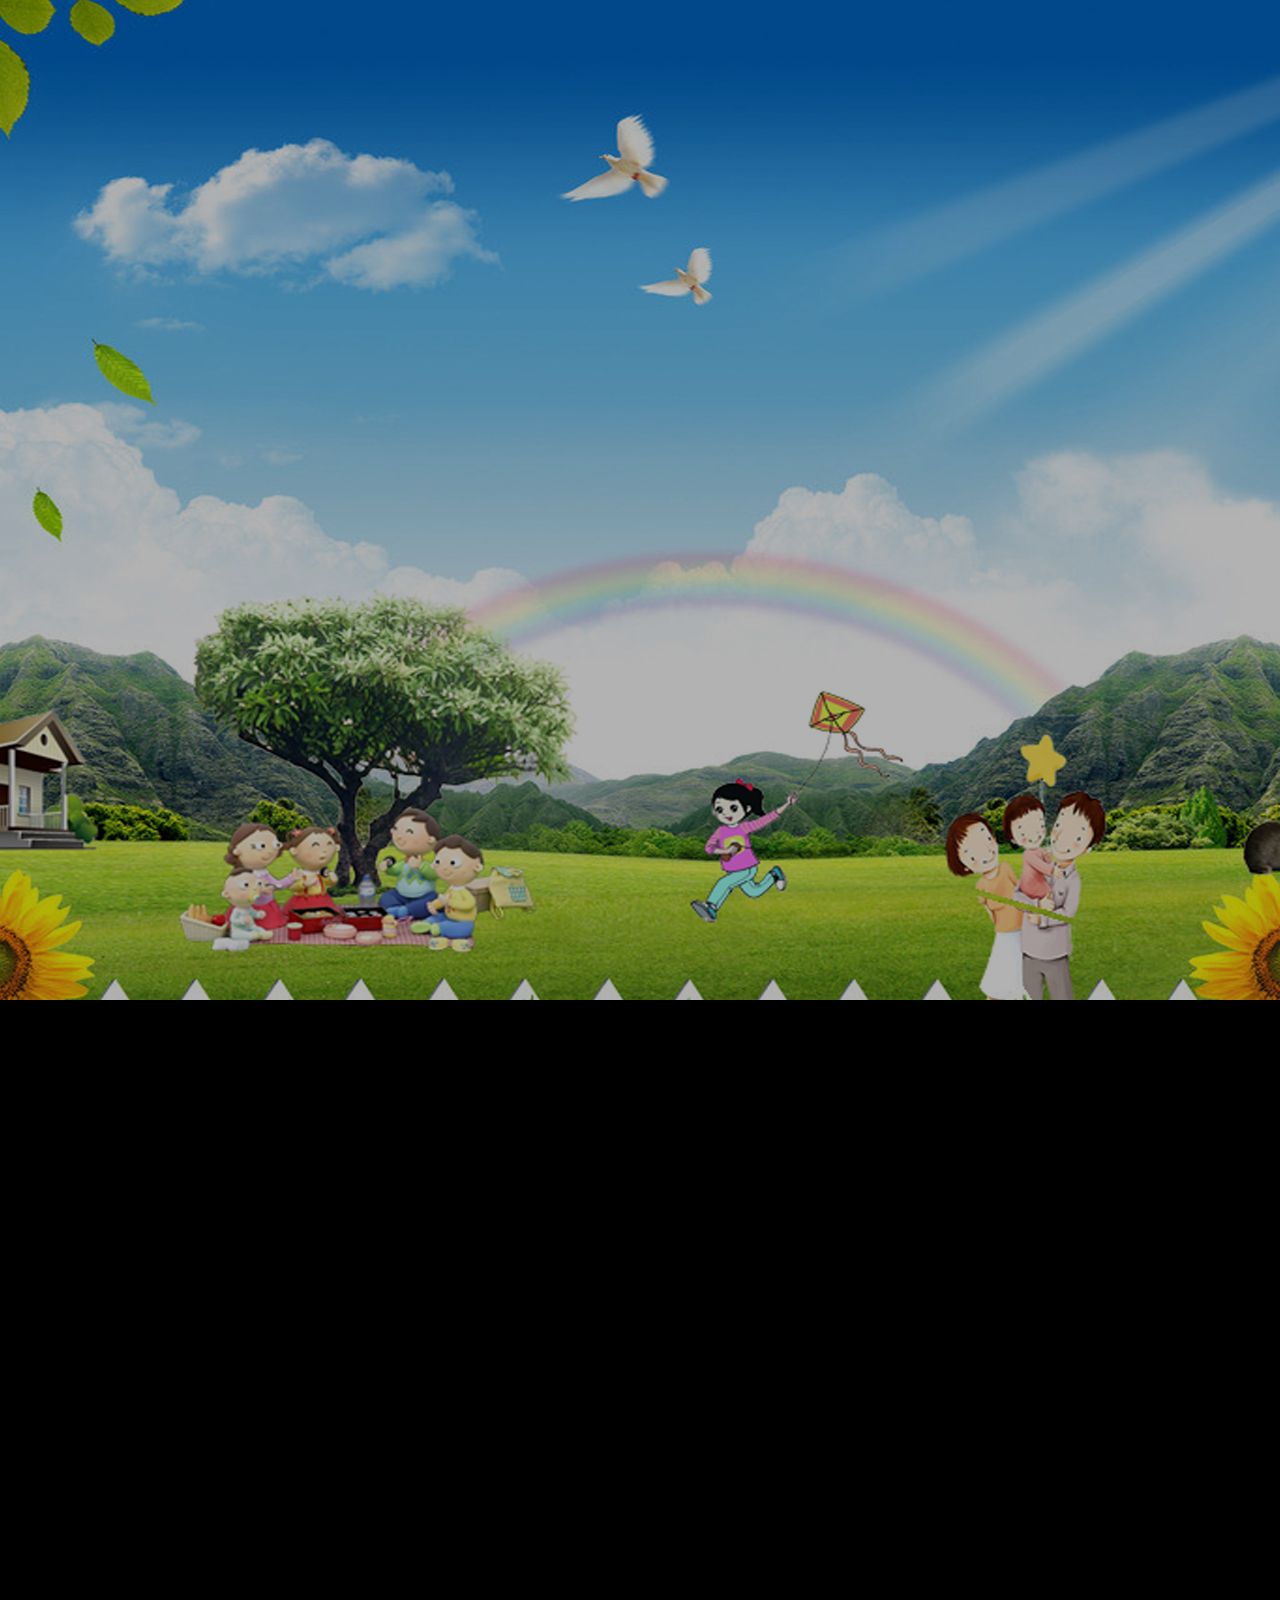
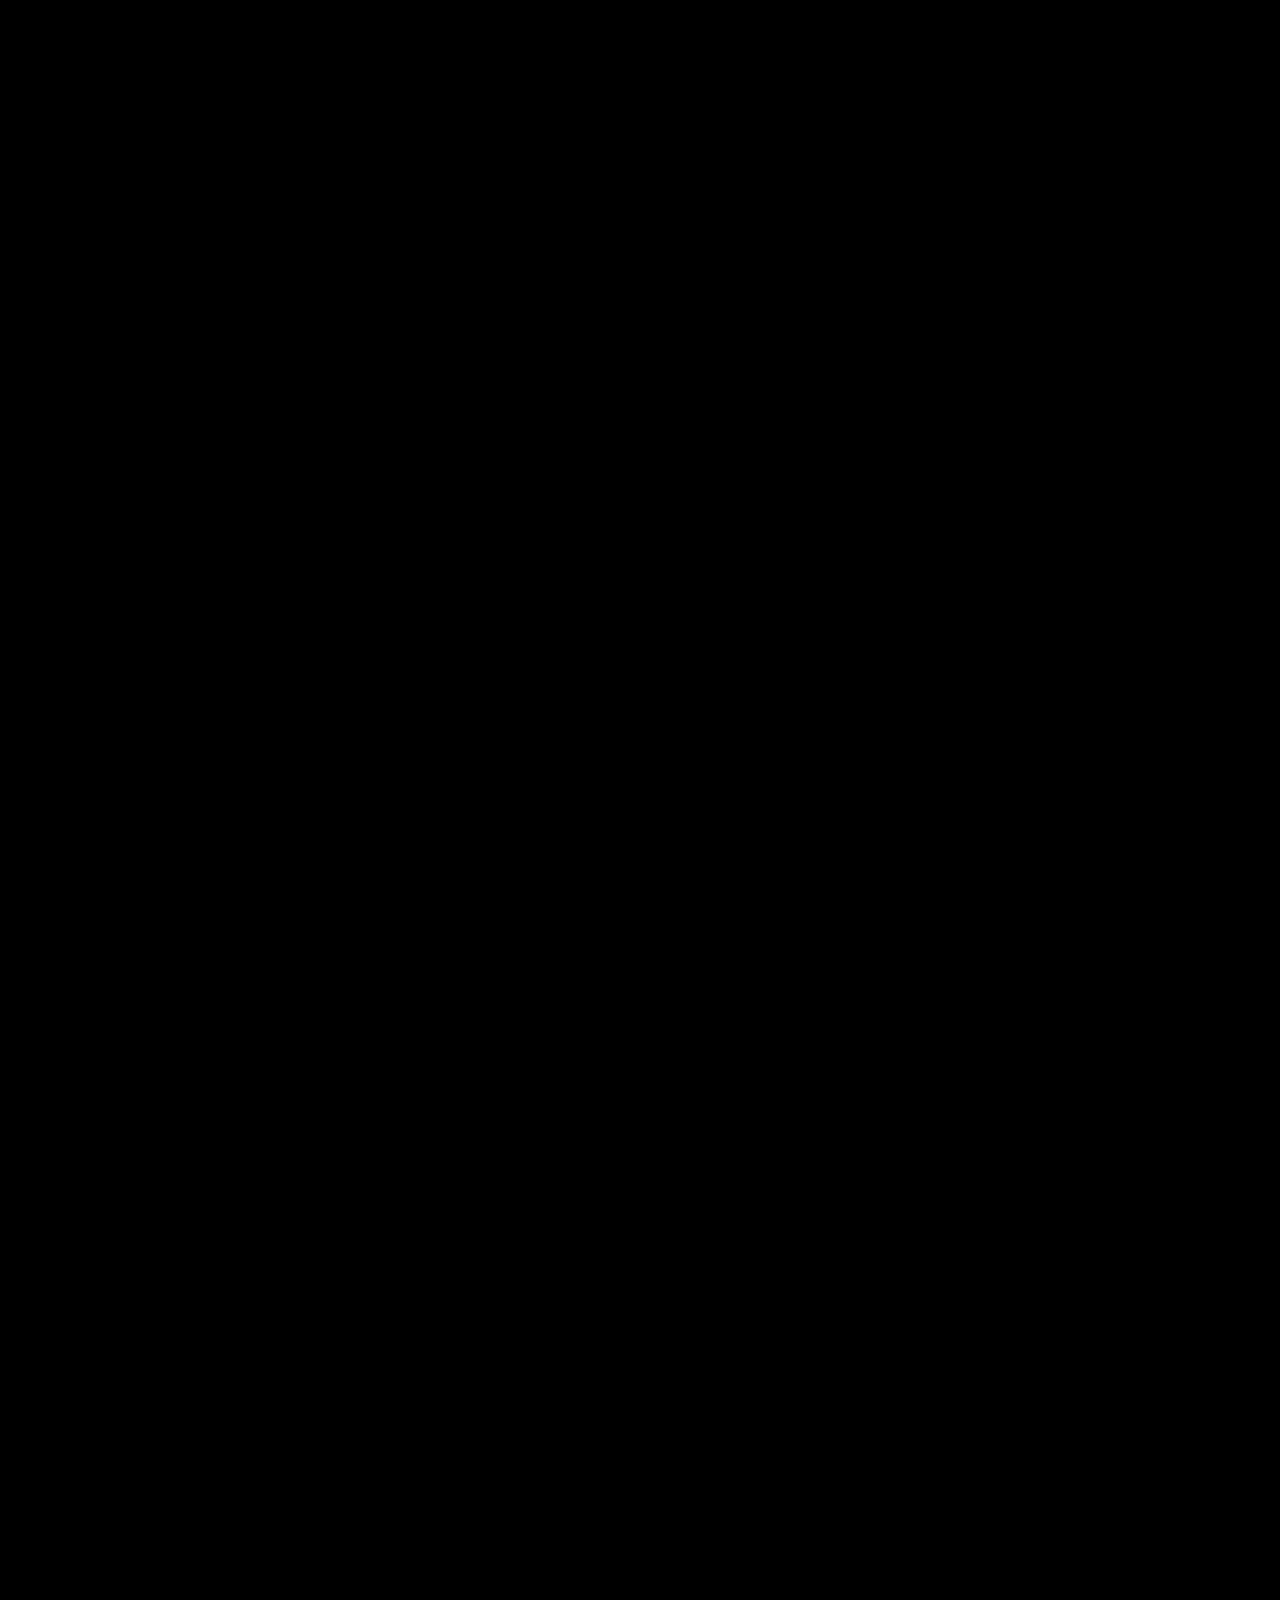
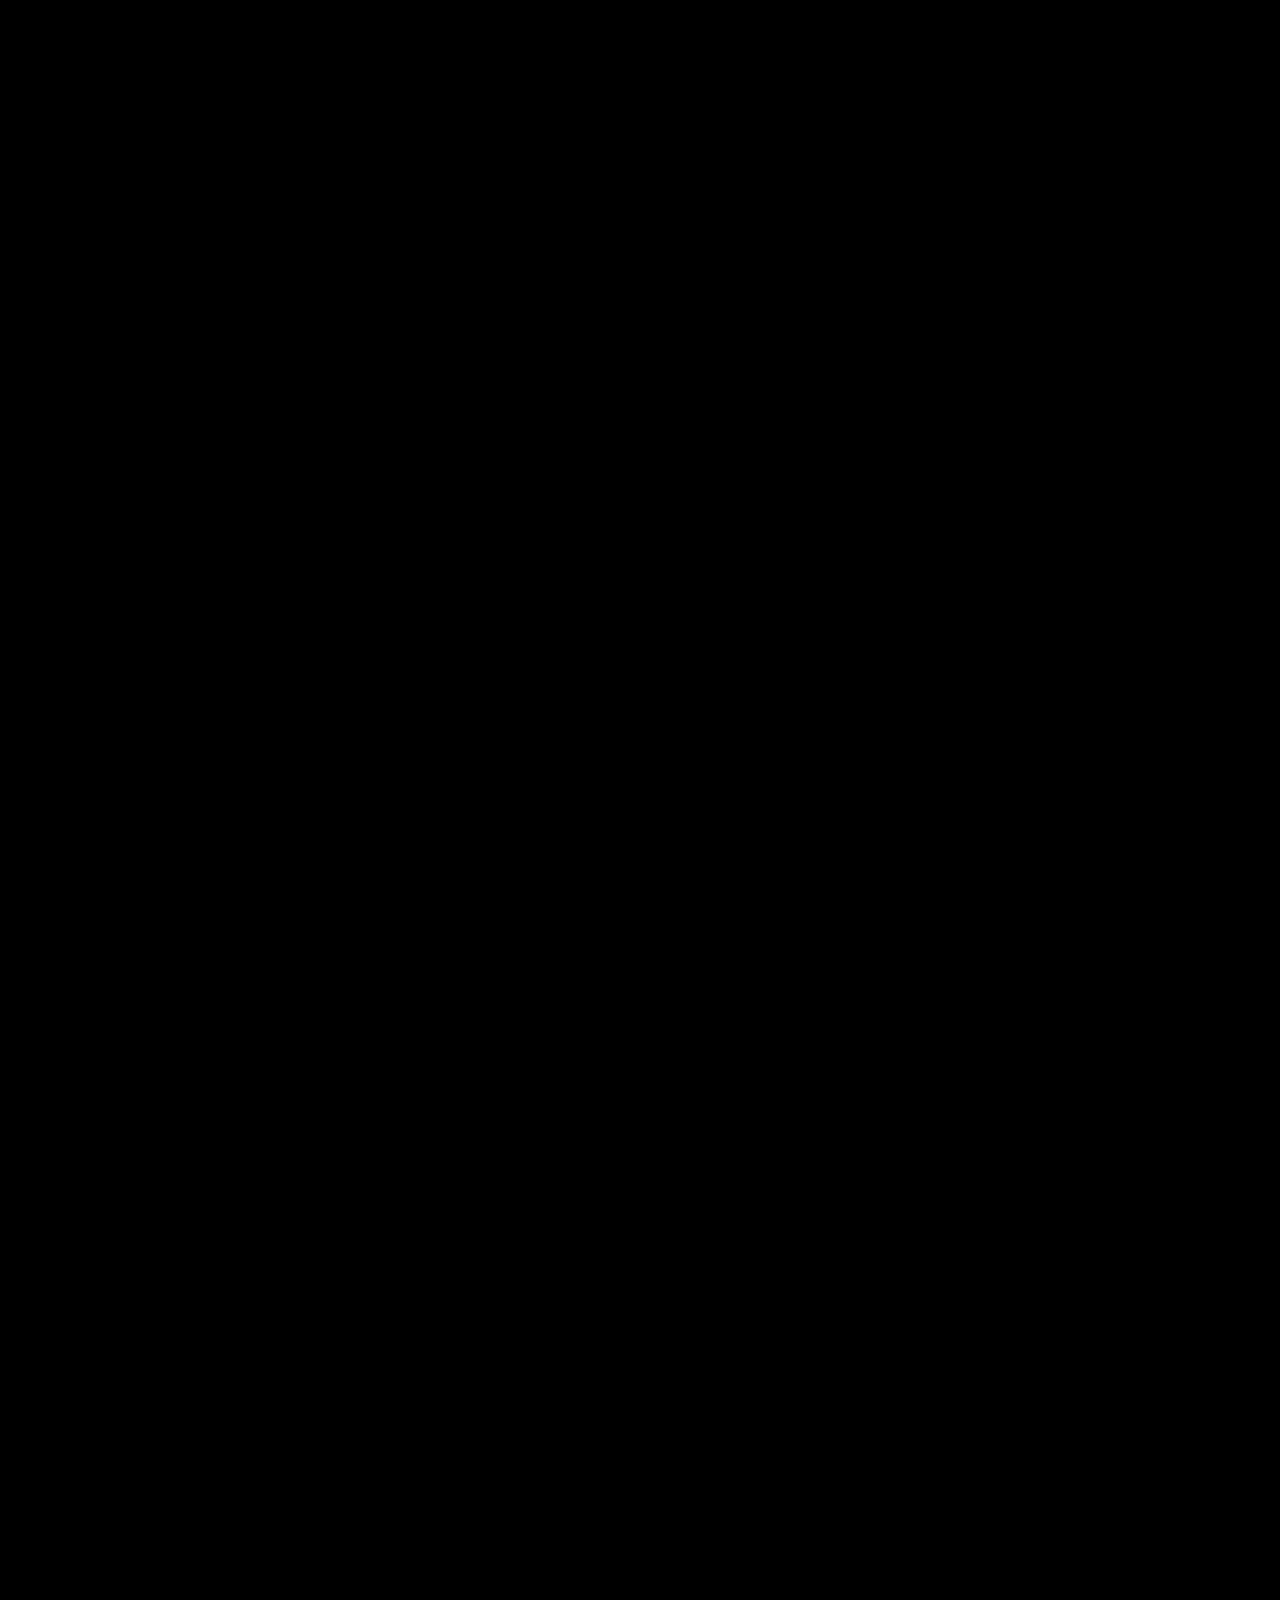
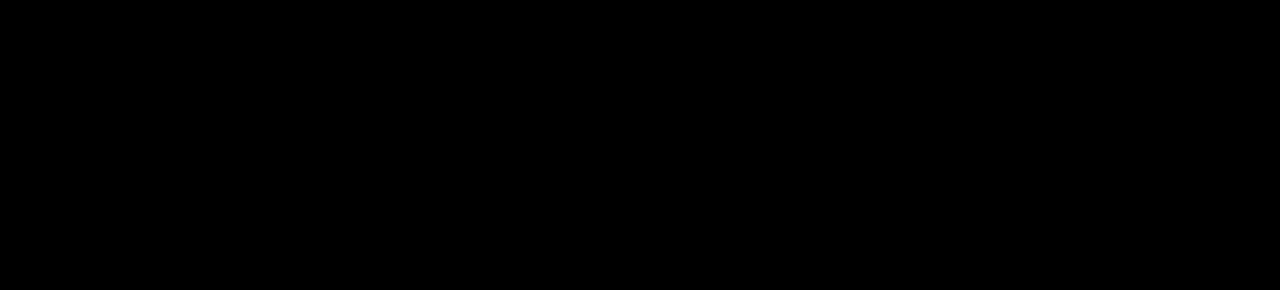
<file: page/Spring.html>
<!DOCTYPE html>
<html lang="en">
<head>
	<meta charset="UTF-8">
	<title>Spring Page</title>
	<link rel="stylesheet" type="text/css" href="../css/page.css">
	<link rel="stylesheet" type="text/css" href="../css/flash.css">
	<link rel="stylesheet" type="text/css" href="../css/spring.css">
	<link rel="stylesheet" type="text/css" href="../css/animate/animate.min.css">
	<script type="text/javascript" src="../js/wow/dist/wow.min.js"></script>
</head>
<body>
	<div class="pic pic1 wow slideInUp">
		<div class="mask getFlash"></div>
		<div class="flash remove">
			<object data="../flash/Spring.swf" type="application/x-shockwave-flash" height="400px" width="550px"></object>
		</div>
	</div>
	<div class="pic pic2 wow slideInUp">
		<div class="mask"></div>
		<div class="wow slideInLeft picFrame">
			<h2>杜鹃花</h2>
			<span>
				拉丁学名：Rhododendron simsii & R.spp.（rhododendrons - subgenus Pentanthera、rhododendrons - subgenus Titsushi ).
				中文名：映山红、山石榴、山踯躅、红踯躅、金达莱 、山鹃、红杜鹃、艳山红、艳山花、清明花、格桑花（藏语）、金达莱（朝鲜语）、山石榴等。
				科：杜鹃花科
				花期：一般露地栽培在3～5月开花，高海拔地区则晚至7～8月开花。北方在温室栽培，1～2月即可开花。
				生长条件：杜鹃花属种类多，习性差异大，但多数种产于高海拔地区，喜凉爽、湿润气候，恶酷热干燥。
				主要品种：黄杯杜鹃、白雪杜鹃、团花杜鹃、宽钟杜鹃等各色杜鹃花。
				药用价值：杜鹃花可药用，有些亦可食用。杜娟花性甘微苦、平、清香，在医学上有一定的药用价值，去风湿，调经和血，安神去燥，民间常用此花和猪蹄同煲，可治女性带赤下。长期饮用有美白和祛斑之功效。
				杜鹃花是中国十大名花之一。
			</span>
		</div>
	</div>
	<div class="pic pic3 wow slideInUp">
		<div class="mask"></div>
		<div class="wow slideInRight picFrame">
			<h2>海棠花</h2>
			<span>
				拉丁学名：Malus spectabilis （Ait.）Borkh
				中文名：海棠花
				科：蔷薇科
				花期：4—5月
				生长条件：喜光，耐寒。
				主要品种：西府海棠、垂丝海棠、海棠果、山荆子、贴梗海棠、木瓜海棠等。
				药用价值：海棠含有糖类、多种维生素及有机酸，可帮助补充人体的细胞内液。海棠果中维生素、有机酸含量较为丰富，能帮助胃肠对饮食物进行消化。
				且能够治疗泄泻下痢，大便搪薄等病症。
				海棠花素有“国艳”之誉，是中国的特有植物。
			</span>
		</div>
	</div>
	<div class="pic pic4 wow slideInUp">
		<div class="mask"></div>
		<div class="wow rotateIn picFrame">
			<h2>牡丹花</h2>
			<span>
				拉丁学名：Paeonia suffruticosa
				中文名：牡丹花
				科：芍药科
				花期：4—5月
				生长条件：耐寒、耐旱、耐碱，生长旺盛，病虫害少，可在寒冷、 干旱的广大西北地区种植。
				主要品种：全国各地不同花色（如：红、紫、紫红、粉、白、蓝、绿、黄、黑和复色等）、不同花型（如：单瓣型、荷花型、皇冠型、楼子型、绣球型等）
				药用价值：牡丹干燥根皮，清热凉血，活血化瘀。牡丹的花，活血调经。
				牡丹素有“国色天香”、“富贵之花”、“花中之王”的美称。
			</span>
		</div>
	</div>
	<div class="pic pic5 wow slideInUp">
		<div class="mask"></div>
		<div class="wow zoomIn picFrame">
			<h2>迎春花</h2>
			<span>
				拉丁学名：Jasminum nudiflorum
				中文名：迎春、黄素馨、金腰带
				科：木犀科
				花期：2—4月
				生长条件：喜光，稍耐阴，略耐寒，怕涝。
				主要品种：红素馨、素馨花、探春花、黄素馨、素方花等。
				药用价值：迎春花可入药，主治发热头痛、小便热痛，解热发汗、利尿；其叶可活血解毒、消肿止痛，主治肿毒恶疮、跌打损伤、创伤出血等。
				迎春花与梅花、水仙和山茶花统称为“雪中四友”，是我国常见的花卉之一。
			</span>
		</div>
	</div>
	<div class="footer">
		<a href="../index.html" class="wow slideInLeft">Index</a>
		<a href="./Summer.html" class="wow slideInRight">Next</a>
	</div>

	<script src="../js/page.js"></script>
</body>
</html>
</file>
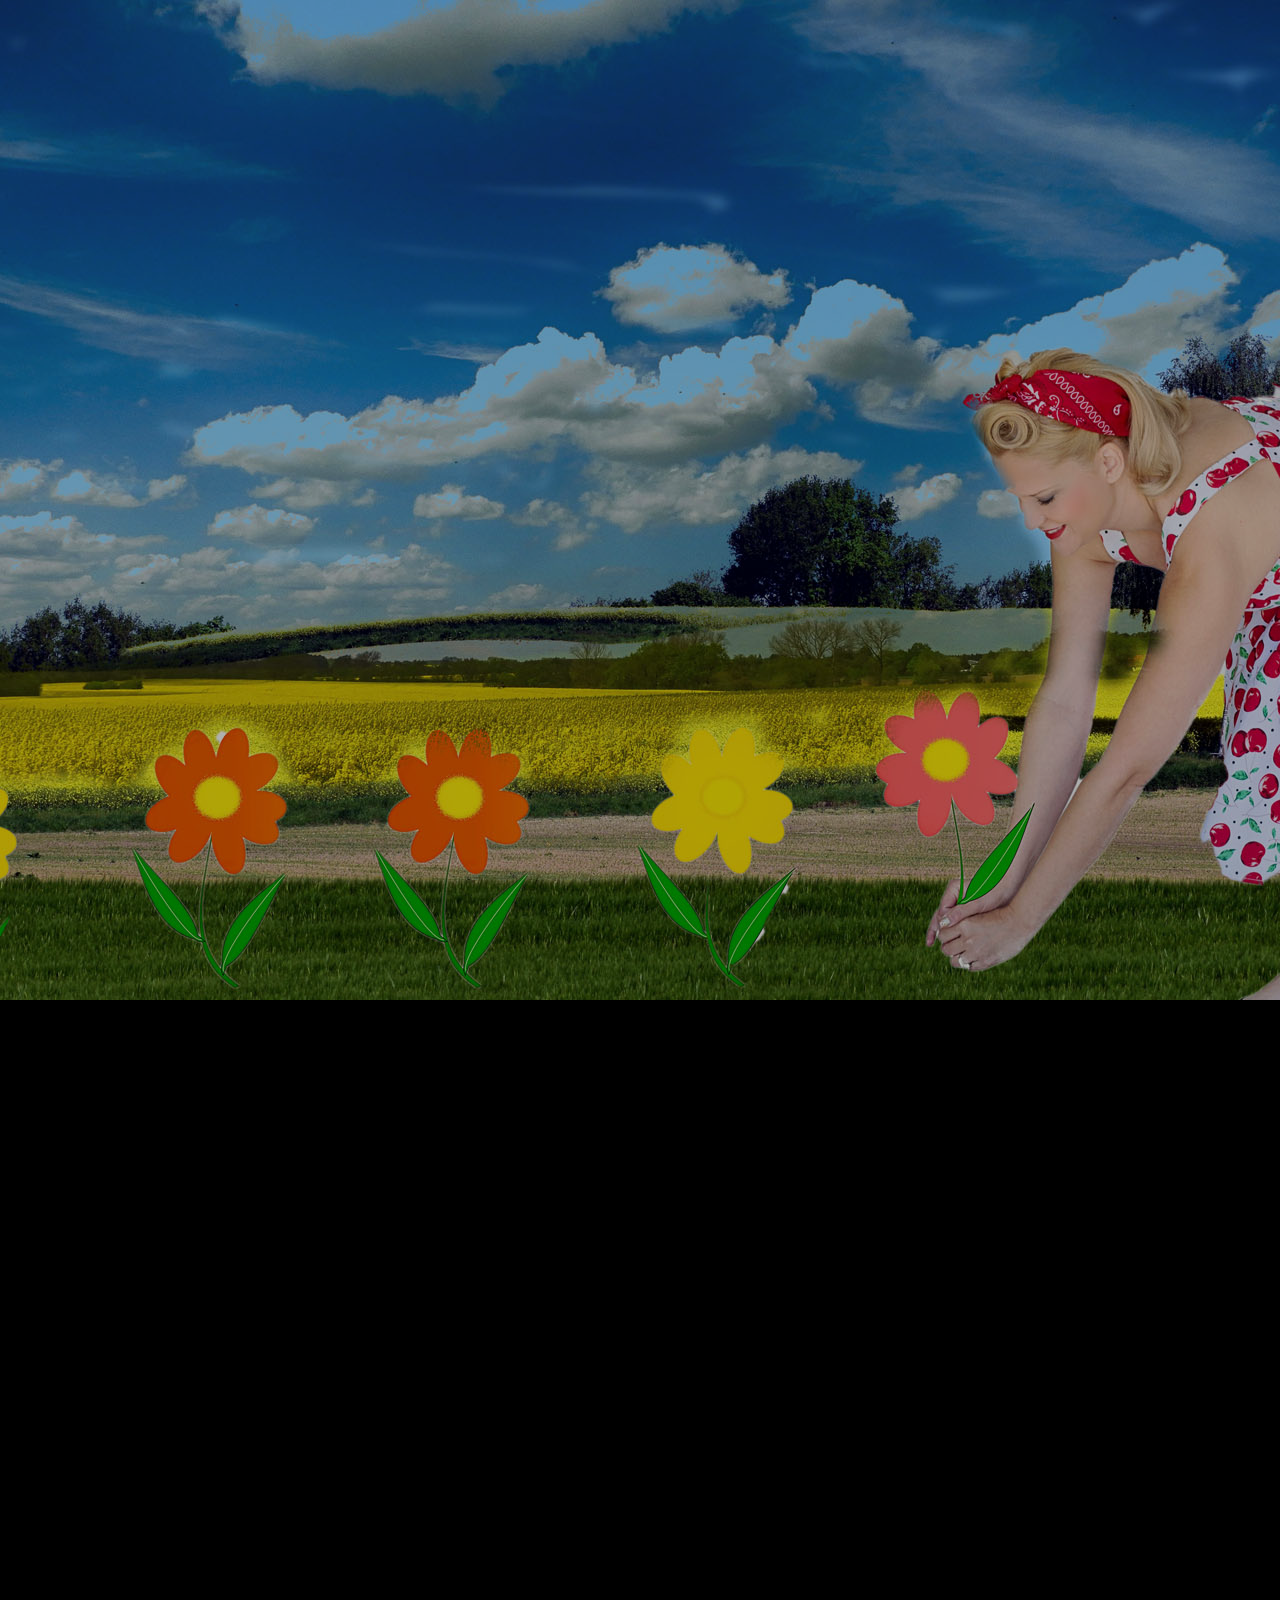
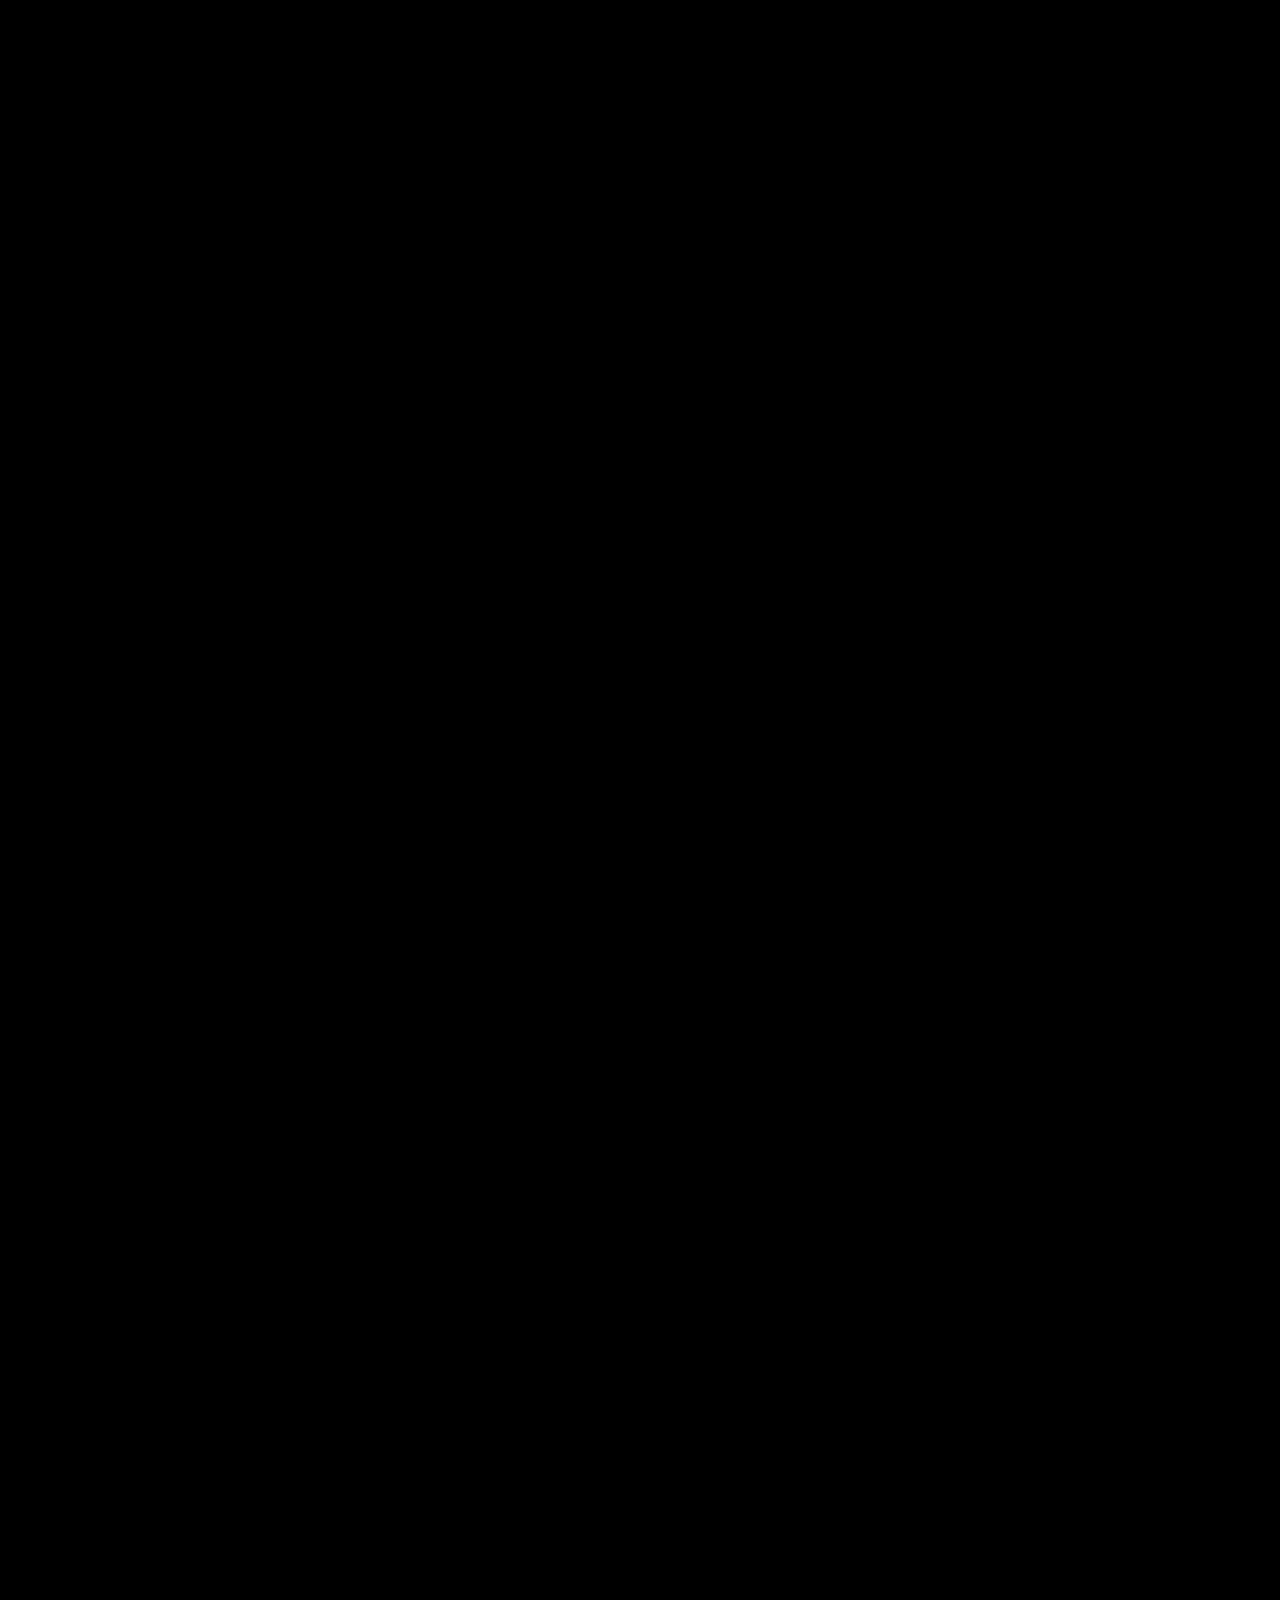
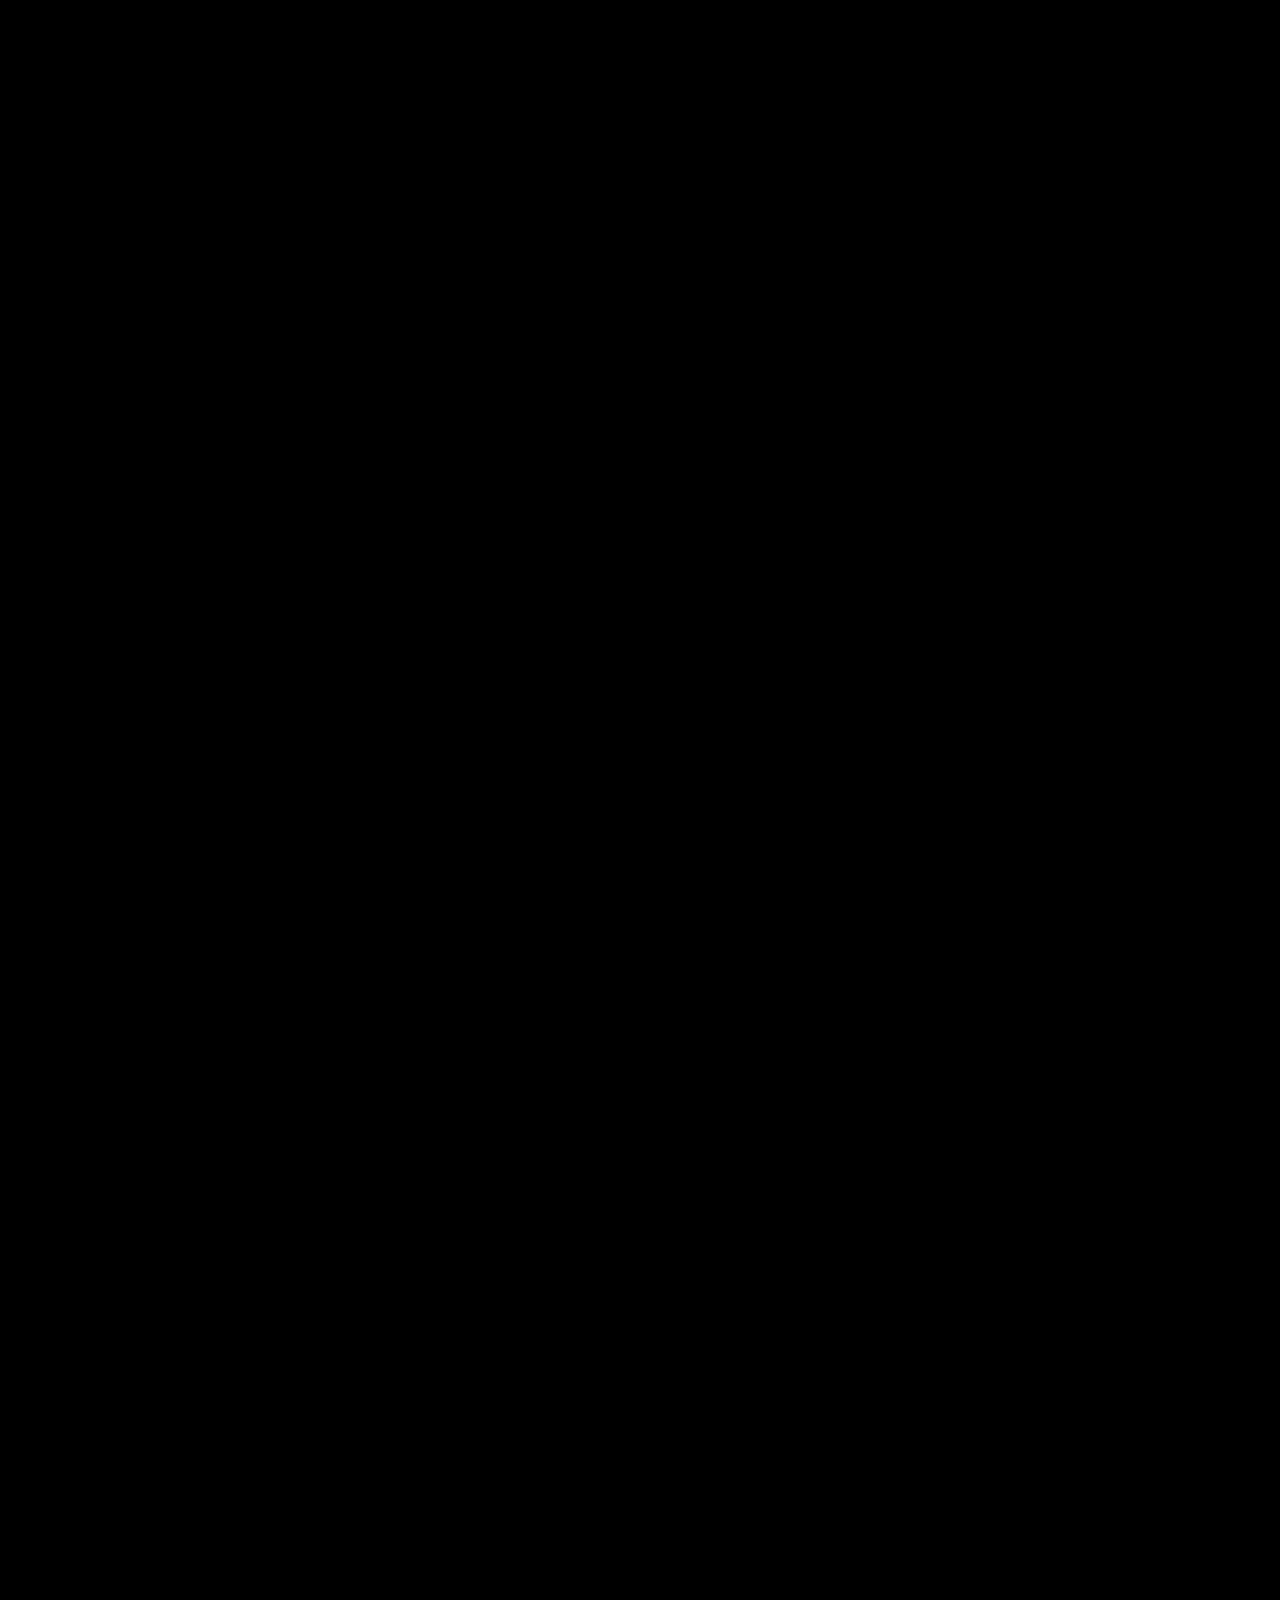
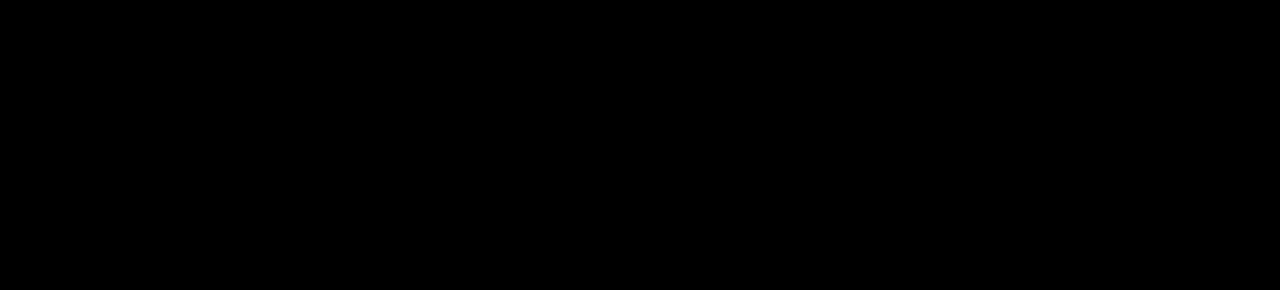
<file: page/Summer.html>
<!DOCTYPE html>
<html lang="en">
<head>
	<meta charset="UTF-8">
	<title>Summer Page</title>
	<link rel="stylesheet" type="text/css" href="../css/page.css">
	<link rel="stylesheet" type="text/css" href="../css/flash.css">
	<link rel="stylesheet" type="text/css" href="../css/summer.css">
	<link rel="stylesheet" type="text/css" href="../css/animate/animate.min.css">
	<script type="text/javascript" src="../js/wow/dist/wow.min.js"></script>
</head>
<body>
	<div class="pic pic1 wow slideInUp">
		<div class="mask getFlash"></div>
		<div class="flash remove">
			<object data="../flash/Summer.swf" type="application/x-shockwave-flash" height="400px" width="550px"></object>
		</div>
	</div>
	<div class="pic pic2 wow slideInUp">
		<div class="mask"></div>
		<div class="wow slideInLeft picFrame">
			<h2>圣母百合</h2>
			<span>
				中文学名：圣母百合
				别称：白百合、玛丹娜百合
				科：百合科 Liliaceae
				生日花：七月二日生日花圣母百合
				白百合花语：
				（1）白百合高高攀于花茎之上的花朵、纯白的颜色、柔美的花冠，让人联想到美丽纯洁的少女，所以，常用白百合来象征神圣纯洁的食物。
				（2）白百合的花语是纯洁、庄严、心心相印，白百合象征着百年好合、持久的爱。
				（3）童贞，纯洁，威严，和你在一起如同天堂
			</span>
		</div>
	</div>
	<div class="pic pic3 wow slideInUp">
		<div class="mask"></div>
		<div class="wow slideInRight picFrame">
			<h2>玫瑰</h2>
			<span>
				学名：Rosa rugosa
				别称：徘徊花、刺玫花
				属：蔷薇属
				花语：纯洁的爱、美丽的爱情、美好常在
				红玫瑰：热恋、热情、热爱着你
				粉玫瑰：初恋、求爱、爱心与特别的关怀
				黄玫瑰：高贵、美丽或道歉
				橙玫瑰：富有青春气息、初恋的心情
				白玫瑰：天真、纯洁、我足以与你相配
			</span>
		</div>
	</div>
	<div class="pic pic4 wow slideInUp">
		<div class="mask"></div>
		<div class="wow rotateIn picFrame">
			<h2>郁金香</h2>
			<span>
				中文学名：郁金香
				别称:洋荷花、草麝香、郁香
				属:郁金香属
				花色：红、粉、白、黄
				花语
				1. （红色）郁金香：爱的告白
				2. （黄色）郁金香：无望之恋
				3. （白色）郁金香：逝去的爱情
				4. （粉色）郁金香：美人、热爱、爱惜、友谊、幸福
			</span>
		</div>
	</div>
	<div class="pic pic5 wow slideInUp">
		<div class="mask"></div>
		<div class="wow zoomIn picFrame">
			<h2>紫罗兰</h2>
			<span>
				别称：四桃克、草桂花、草紫罗兰、富贵花、紫罗栏、紫罗蓝
				科：十字花科
				花色：白、红、粉、黄
				花期：12~4月份（盆花），2~4月份（切花）
				花语：永恒的美；质朴，美德，盛夏的清凉。
				1、紫罗兰(蓝色) - 警戒，忠诚，我将永远忠诚
				2、紫罗兰(白色) - 让我们抓住幸福的机会吧
				3、紫罗兰（紫色）-在梦境中爱上你，对我而言你永远那么美
			</span>
		</div>
	</div>
	<div class="footer">
		<a href="./Spring.html" class="wow slideInLeft">Back</a>
		<a href="./Fall.html" class="wow slideInRight">Next</a>
	</div>

	<script src="../js/page.js"></script>
</body>
</html>
</file>
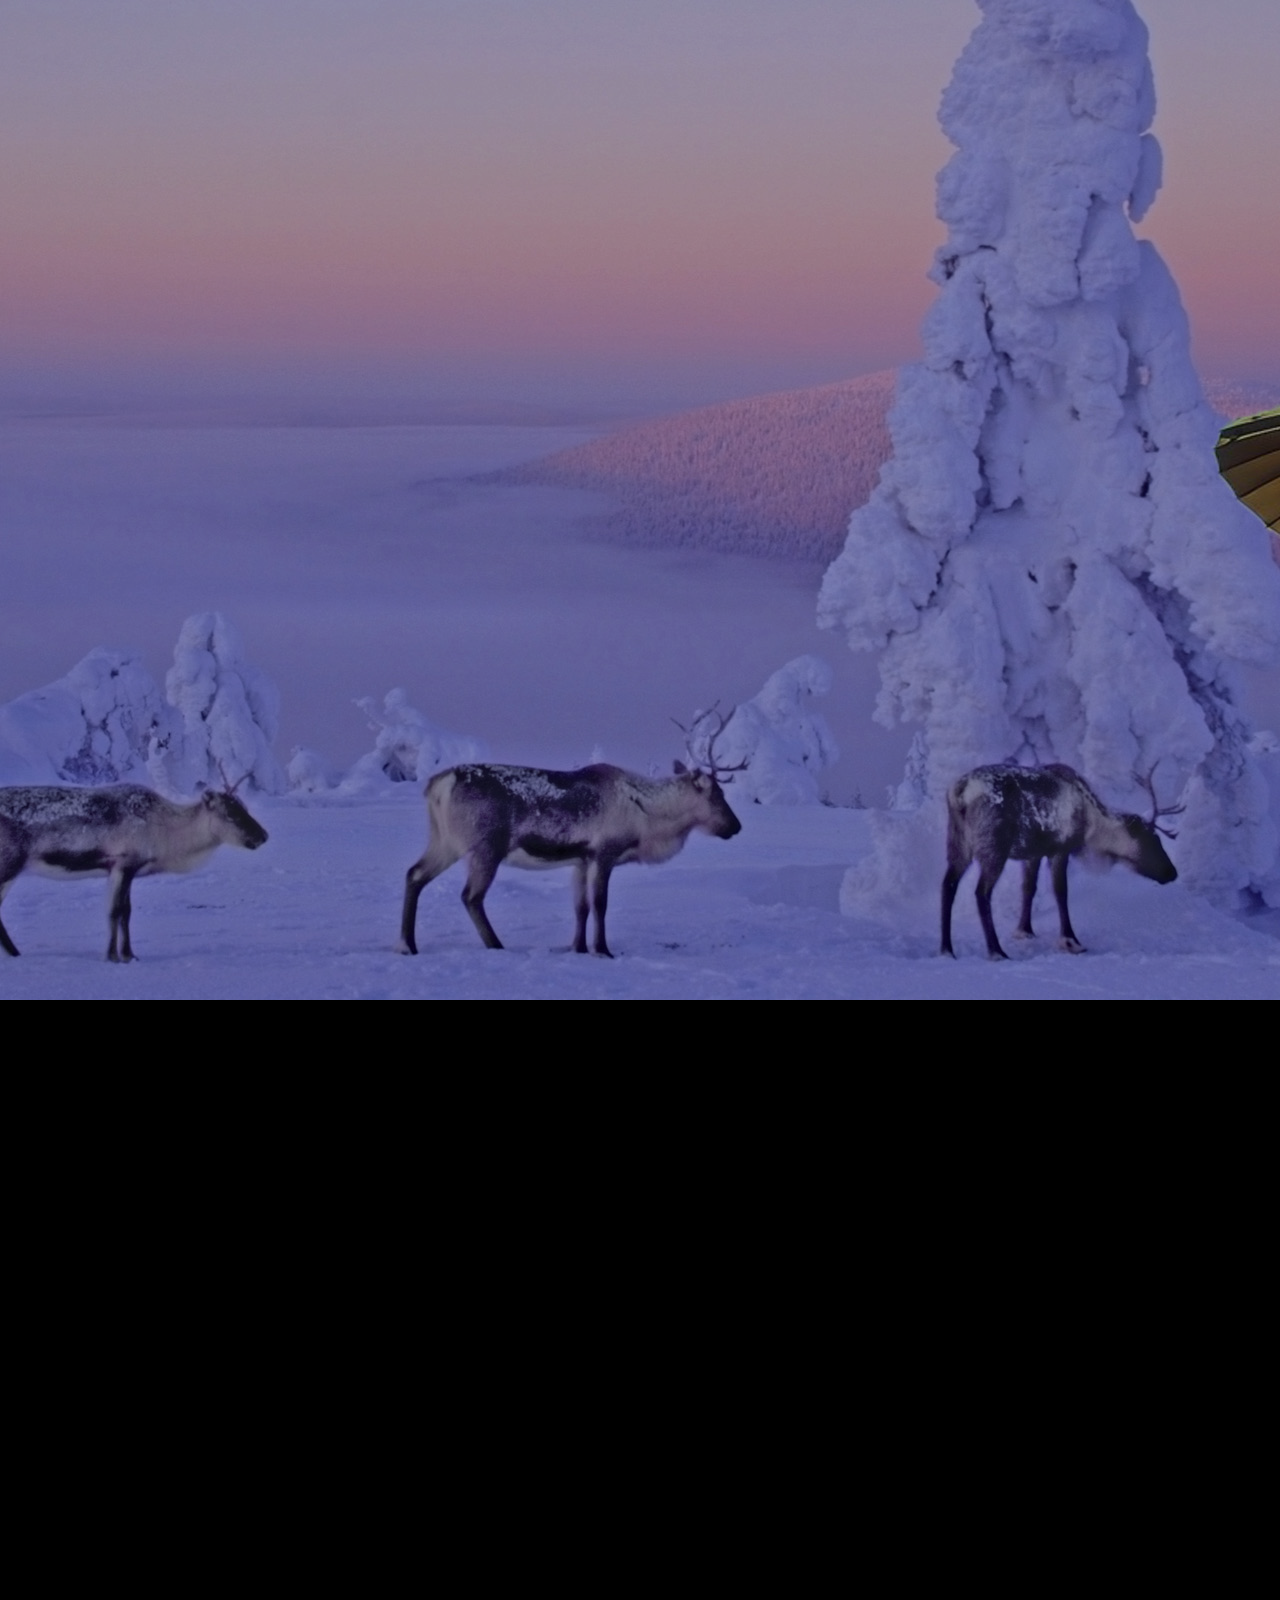
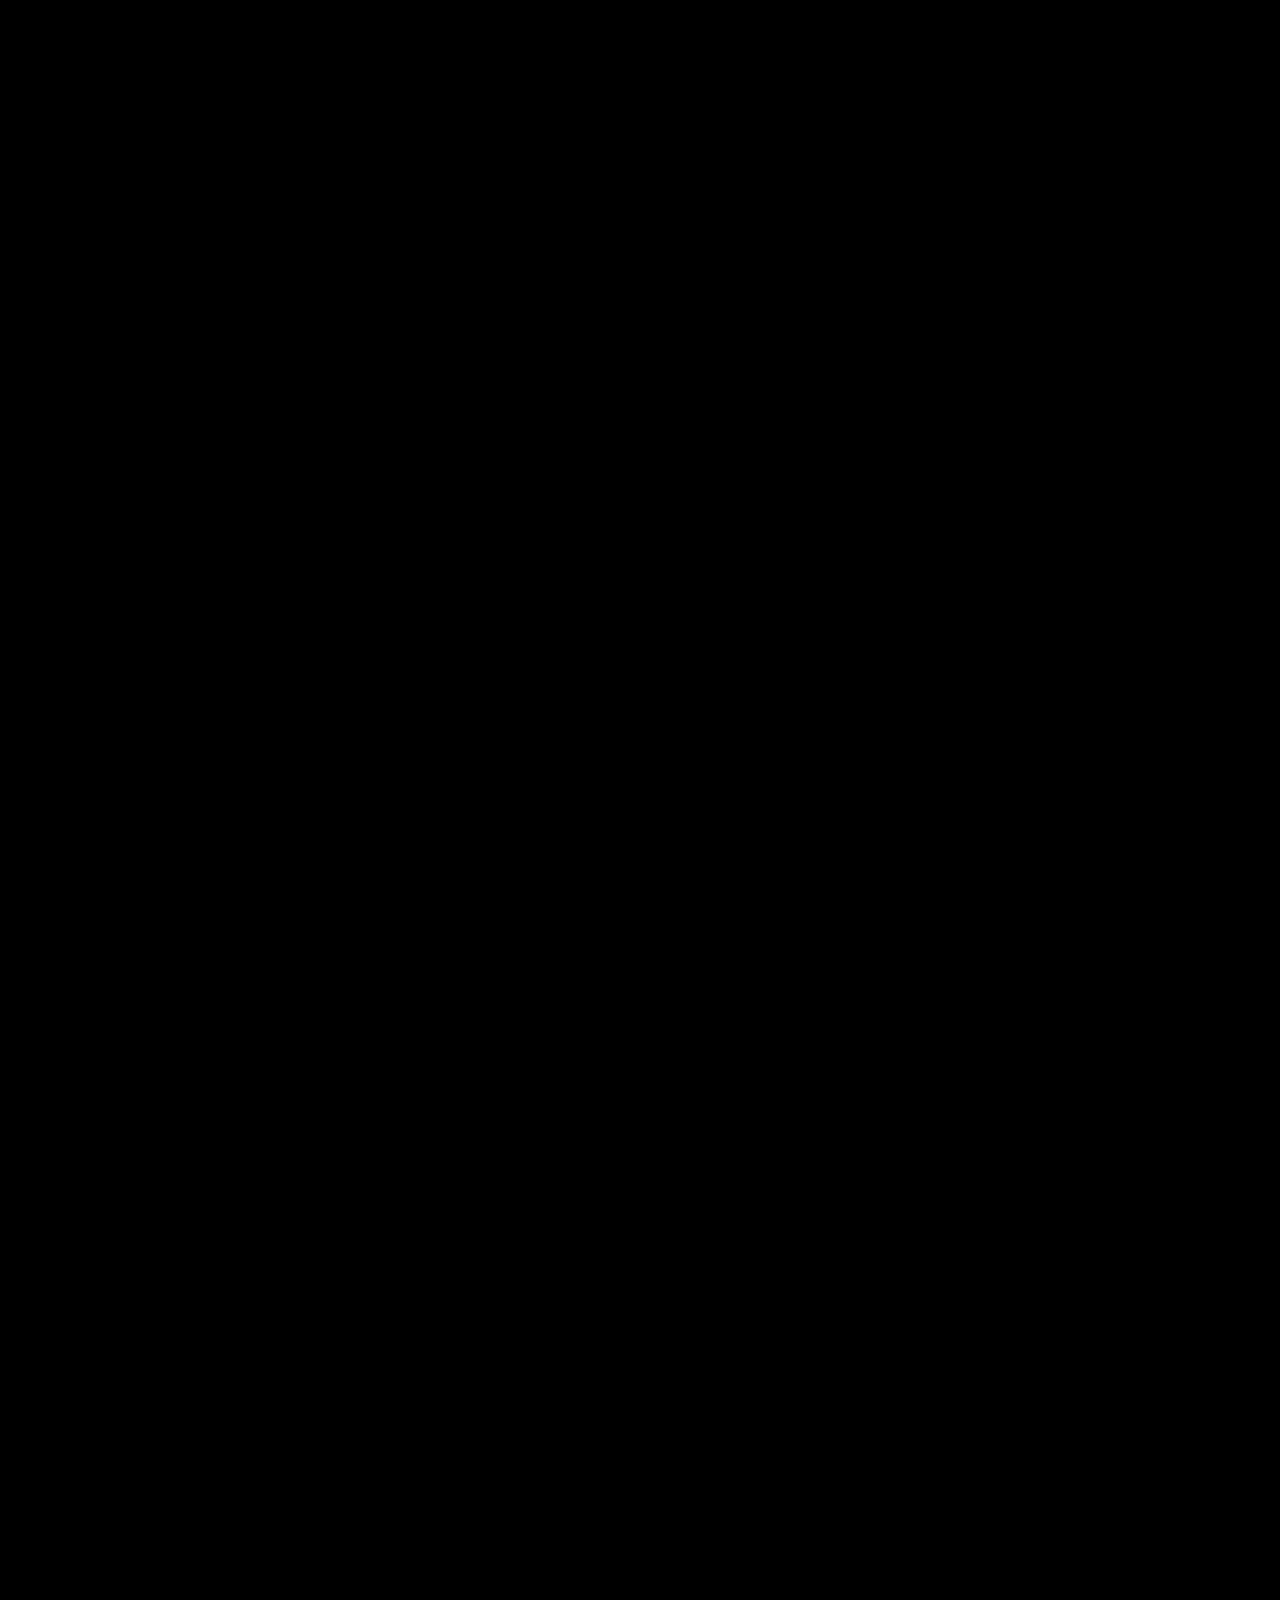
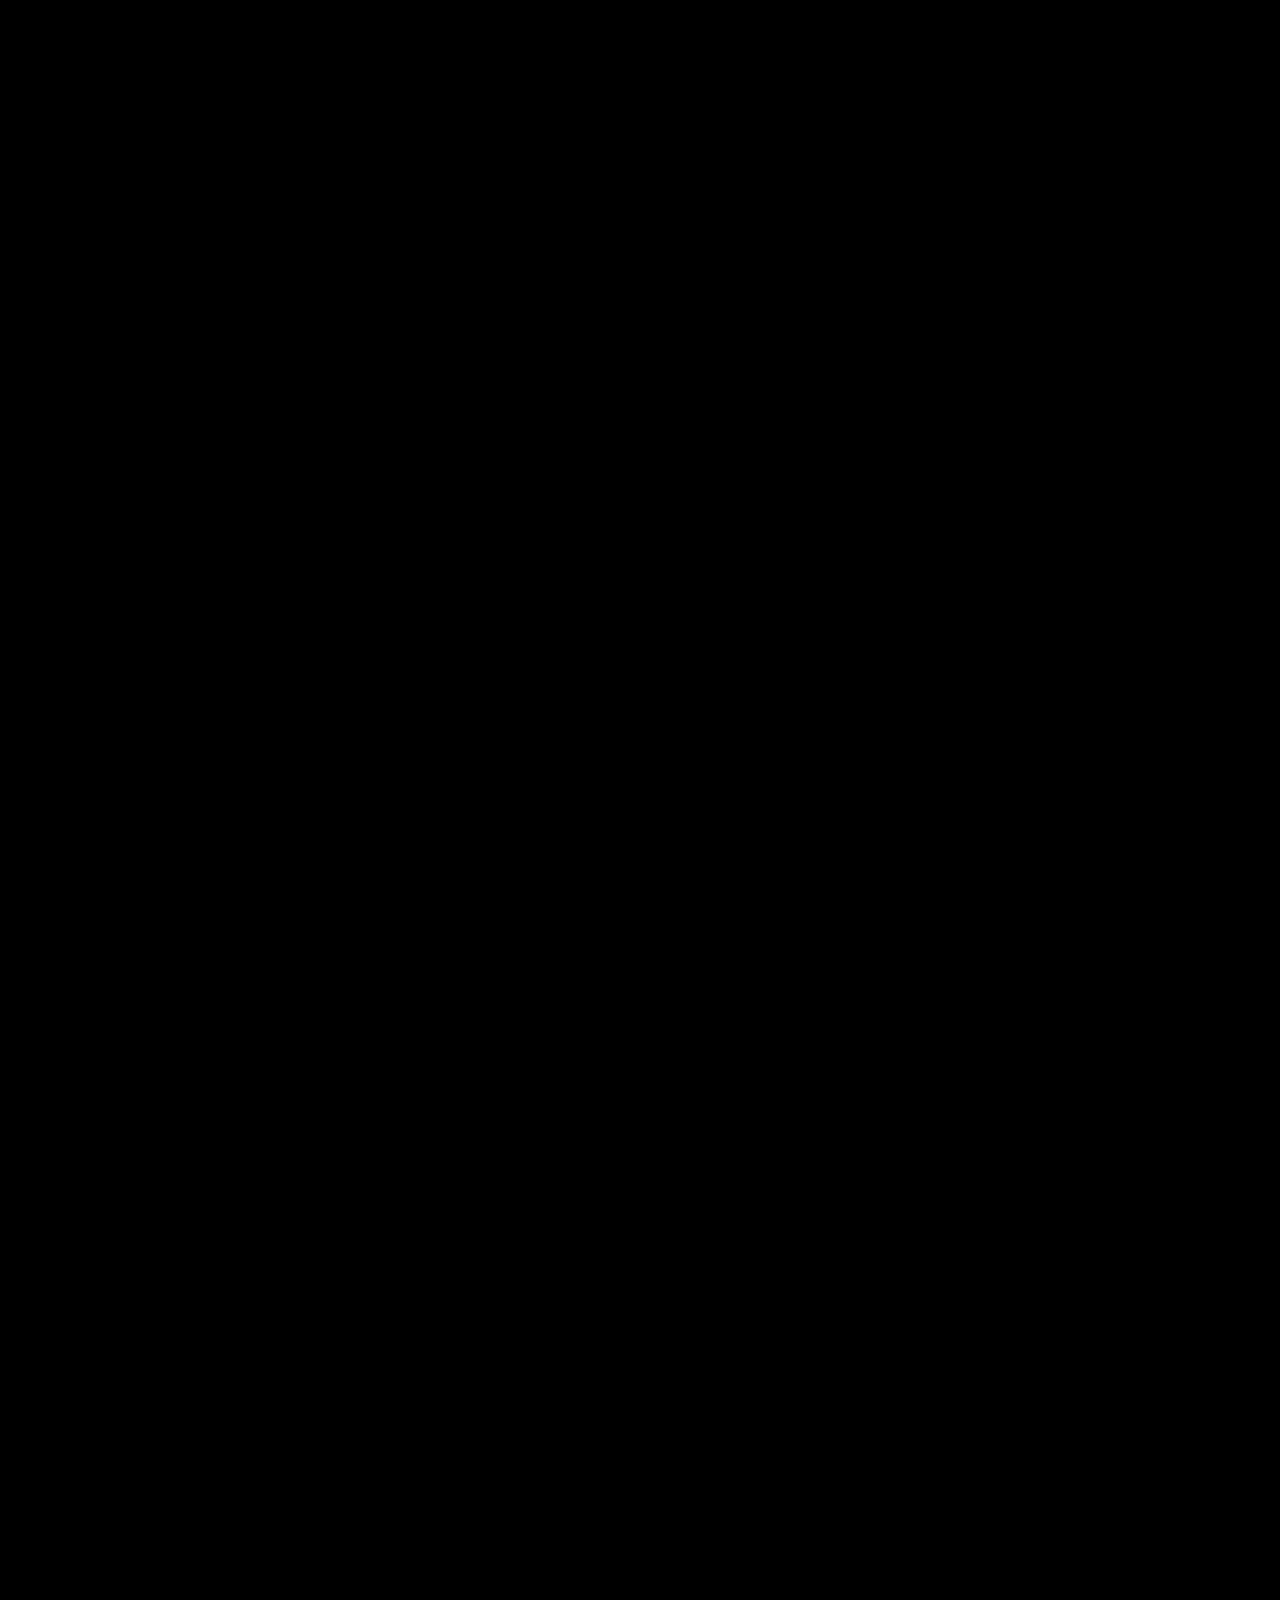
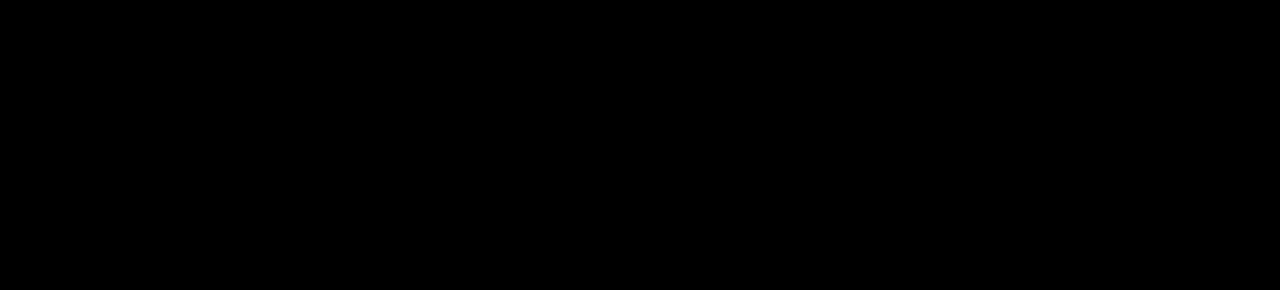
<file: page/Winter.html>
<!DOCTYPE html>
<html lang="en">
<head>
	<meta charset="UTF-8">
	<title>Winter Page</title>
	<link rel="stylesheet" type="text/css" href="../css/page.css">
	<link rel="stylesheet" type="text/css" href="../css/flash.css">
	<link rel="stylesheet" type="text/css" href="../css/winter.css">
	<link rel="stylesheet" type="text/css" href="../css/animate/animate.min.css">
	<script type="text/javascript" src="../js/wow/dist/wow.min.js"></script>
</head>
<body>
	<div class="pic pic1 wow slideInUp">
		<div class="mask getFlash"></div>
		<div class="flash remove">
			<object data="../flash/Winter.swf" type="application/x-shockwave-flash" height="400px" width="550px"></object>
		</div>
	</div>
	<div class="pic pic2 wow slideInUp">
		<div class="mask"></div>
		<div class="wow slideInLeft picFrame">
			<h2>君子兰</h2>
			<span>
				君子兰又名剑叶石蒜、大叶石蒜，是石蒜科君子兰属的观赏花卉，更被誉为是富贵之花。
				也是多年生草本植物，盛花期是元旦至春节 。
				君子兰不仅具有吸收二氧化碳，放出氧气和吸收尘埃的环保功能，
				君子兰中的某些成分还可用于治疗癌症、肝炎病、肝硬化腹水和脊髓灰质病毒等。
			</span>
		</div>
	</div>
	<div class="pic pic3 wow slideInUp">
		<div class="mask"></div>
		<div class="wow slideInRight picFrame">
			<h2>蜡梅</h2>
			<span>
				蜡梅又名金梅、腊梅、蜡花、黄梅花。
				属蜡梅科，落叶灌木，常丛生。
				先花后叶，花期11月到翌年3月，7到8月成熟。
				蜡梅花在霜雪寒天傲然开放，花黄似蜡，浓香扑鼻，是冬季观赏主要花木。
				不仅可用于园林观赏价值，更可用于暑热心烦、口渴、百日咳、
				肝胃气痛、水火烫伤等药物的原料。
			</span>
		</div>
	</div>
	<div class="pic pic4 wow slideInUp">
		<div class="mask"></div>
		<div class="wow rotateIn picFrame">
			<h2>山茶花</h2>
			<span>
				山茶花是属于山茶科。
				茶花性喜温暖、湿润的环境。
				花期较长，从10月份到翌年5月份都有开放，盛花期通常在1-3月份。
				山茶花对凉血止血，散瘀，消瘀肿有特别的功效。
				山茶花花姿丰盈，端庄高雅，是中国传统的观赏花卉，“十大名花”中排名第八，
				亦是世界名贵花木之一。
			</span>
		</div>
	</div>
	<div class="pic pic5 wow slideInUp">
		<div class="mask"></div>
		<div class="wow zoomIn picFrame">
			<h2>小苍兰</h2>
			<span>
				小苍兰又名香雪兰、洋晚香玉，是鸢尾科香雪兰属的球根植物。
				全世界共有14种小苍兰，自然花期在冬春，夏季休眠。
				它喜欢凉爽湿润与光照充足的环境，耐寒性较差。
				小苍兰有丰富的色彩和开花的浓香，小苍兰也常常用作沐浴乳、
				身体保养乳液之类的用品的原料之一。
			</span>
		</div>
	</div>
	<div class="footer">
		<a href="./Fall.html" class="wow slideInLeft">Back</a>
		<a href="../index.html" class="wow slideInRight">Index</a>
	</div>

	<script src="../js/page.js"></script>
</body>
</html>
</file>
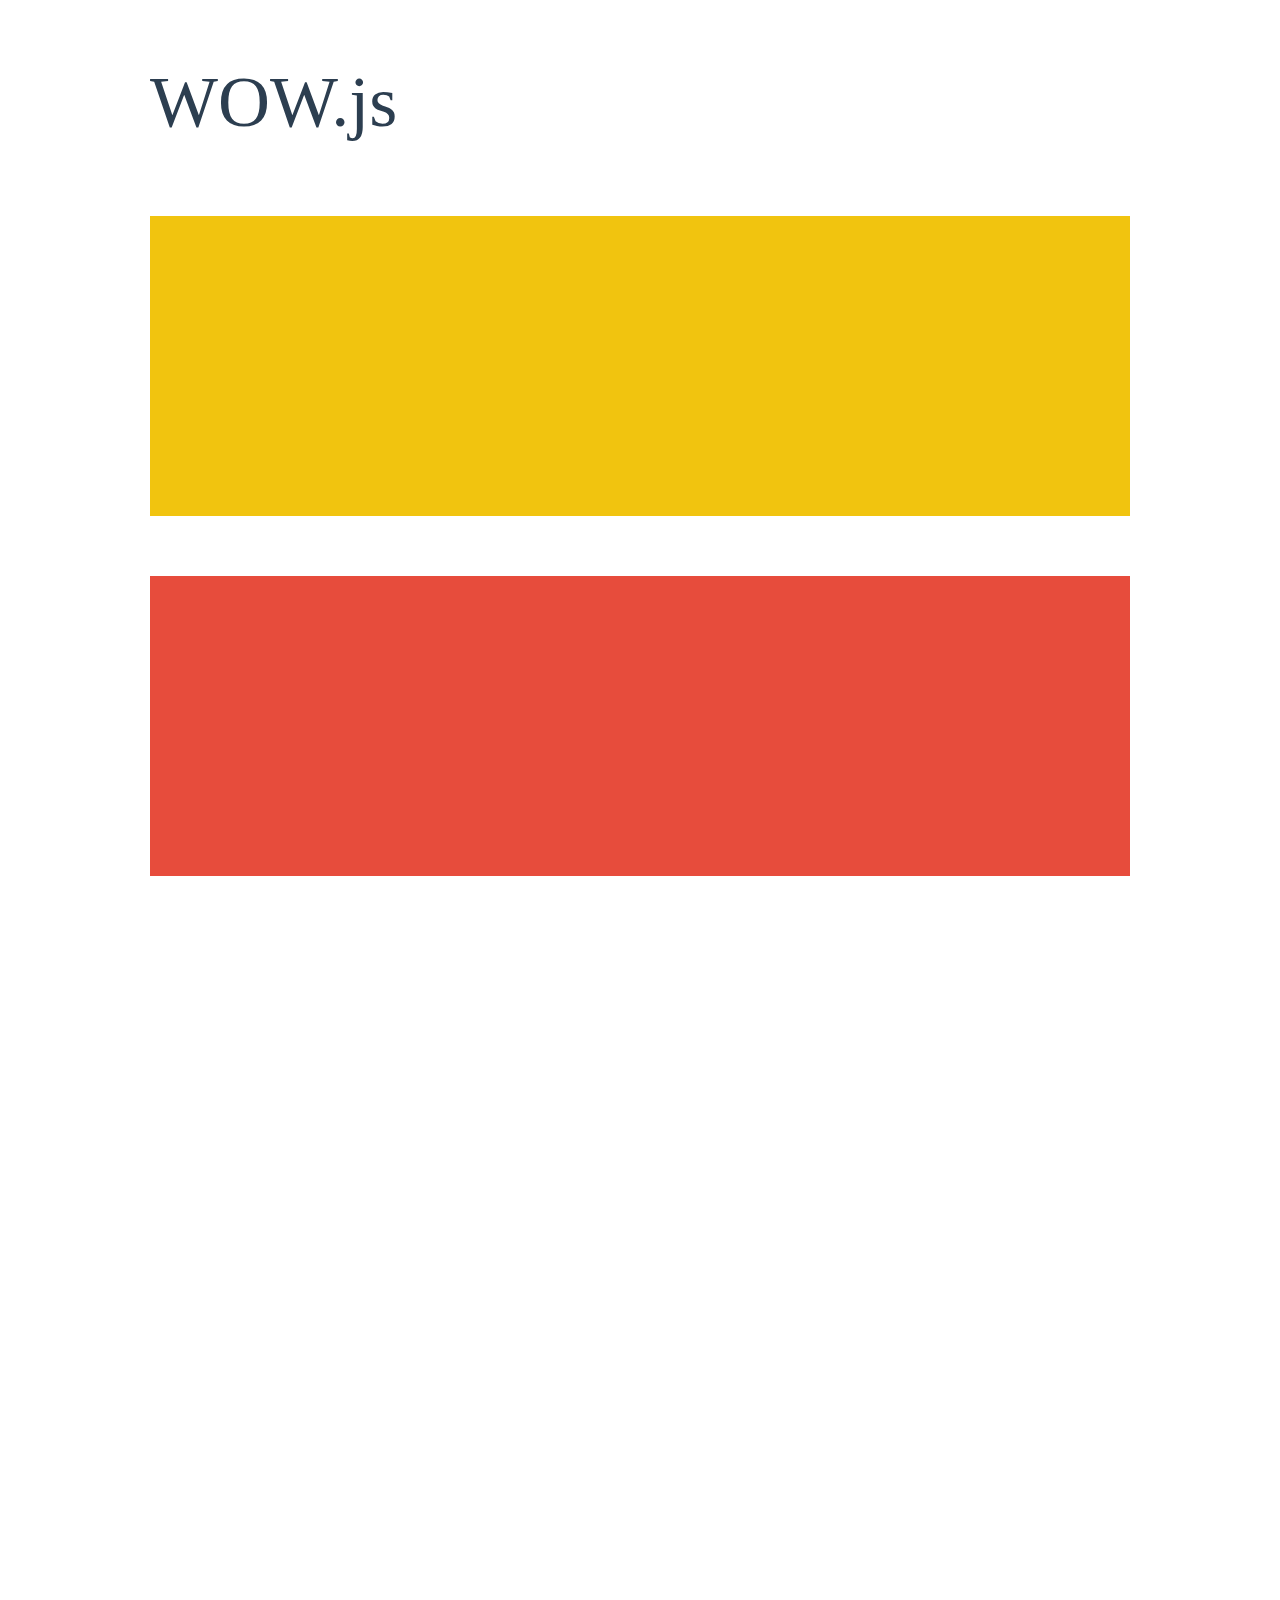
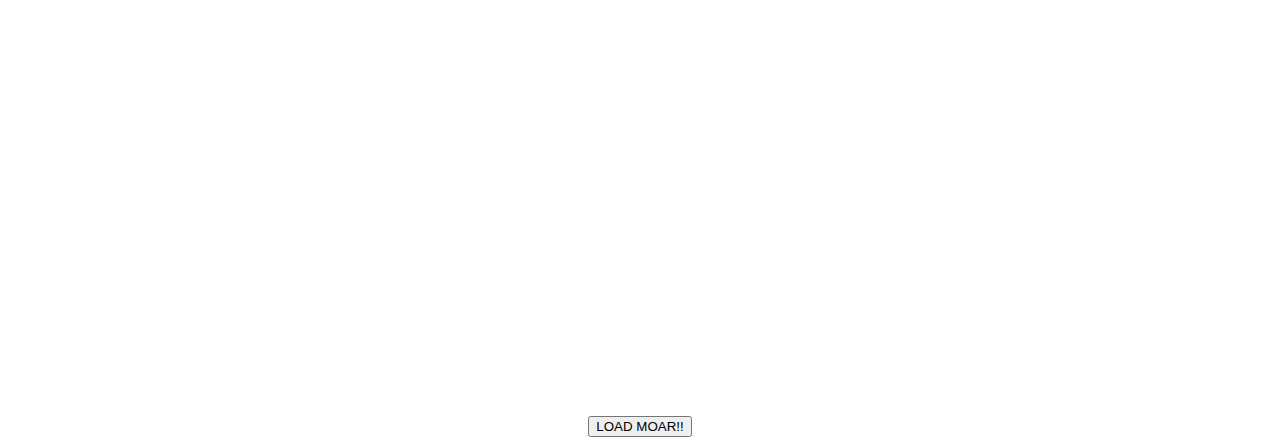
<file: js/wow/demo.html>
<!doctype html>

<html lang="en">
<head>
  <meta charset="utf-8">
  <title>WOW</title>
  <link rel="stylesheet" href="css/libs/animate.css">
  <link rel="stylesheet" href="css/site.css">
  <style>
    .wow:first-child {
      visibility: hidden;
    }
  </style>
  <!--[if IE]>
    <script src="http://html5shiv.googlecode.com/svn/trunk/html5.js"></script>
  <![endif]-->
</head>

<body>
  <div id="container">
    <header>
      <h1>WOW.js</h1>
    </header>
    <div id="main">
      <section class="wow fadeInDown" style="background-color: #f1c40f;"></section>
      <section class="wow pulse" style="background-color: #e74c3c;" data-wow-iteration="infinite" data-wow-duration="1500ms"></section>
      <section class="section--purple wow slideInRight" data-wow-delay="2s"></section>
      <section class="section--blue wow bounceInLeft" data-wow-offset="300"></section>
      <section class="section--green wow slideInLeft" data-wow-duration="4s"></section>
      <button id="moar">LOAD MOAR!!</button>
    </div>
  </div>
  <script src="dist/wow.js"></script>
  <script>
    wow = new WOW(
      {
        animateClass: 'animated',
        offset:       100,
        callback:     function(box) {
          console.log("WOW: animating <" + box.tagName.toLowerCase() + ">")
        }
      }
    );
    wow.init();
    document.getElementById('moar').onclick = function() {
      var section = document.createElement('section');
      section.className = 'section--purple wow fadeInDown';
      this.parentNode.insertBefore(section, this);
    };
  </script>
</body>
</html>
</file>
<file: css/page.css>
/* 全局简单样式设定 */
* {
	margin: 0;
	padding: 0;
}

/* 背景颜色 */
body {
	font-family: "微软雅黑";
	background: black;
	position: relative;
	z-index: -2;
}

/* 图片和遮罩 */
.pic {
	width: 100%;
	height: 1000px;
	position: relative;
	z-index: -1
}
.mask{
	width: 100%;
	height: 1000px;
	background: rgba(0, 0, 0, 0.3);
	position: absolute;
	z-index: 1;
}

/* 图片信息栏 */
.picFrame {
	width: 400px;
	height: auto;
	float: right;
	margin: 100px 200px 0 0;
	border: 5px solid white;
	border-radius: 10px;
	font-family: "微软雅黑";
	padding: 20px;
	line-height: 2em;
	position: relative;
	z-index: 2;
	color: white;
	transition: all .5s;
	box-shadow: 0px 0px 0px white;
}
.picFrame:hover {
	box-shadow: 0px 0px 40px white;
}
.picFrame h2 {
	font-size: 2em;
	line-height: 2em;
}

/* 页脚和切换按钮设置 */
.footer {
	background: black;
	text-align: center;
	padding: 20px 0;
}
.footer a {
	display: inline-block;
	text-decoration: none;
	width: 100px;
	height: 40px;
	margin: 0 40px;
	background: black;
	color: white;
	border: 5px solid white;
	border-radius: 5px;
	text-align: center;
	font-size: 1.5em;
	line-height: 1.5em;
	font-weight: bold;
}
</file>
<file: css/flash.css>
/* Flash */
.flash {
	position: absolute;
	top: 50%;
	left: 50%;
	margin-left: -275px;
	margin-top: -200px;
	transition: all 1.5s;
}
.remove {
	opacity: 0;
	cursor: pointer;
}

.getFlash:hover {
	cursor: pointer;
}
</file>
<file: css/spring.css>
.pic1 {
	background: url(../img/Spring/bg.jpg) no-repeat center;
}
.pic2 {
	background: url(../img/Spring/du.jpg) no-repeat center;
}
.pic3 {
	background: url(../img/Spring/hi.jpg) no-repeat center;
}
.pic4 {
	background: url(../img/Spring/mu.jpg) no-repeat center;
}
.pic5 {
	background: url(../img/Spring/ying.jpg) no-repeat center;
}
</file>
<file: css/summer.css>
.pic1 {
	background: url(../img/Summer/bg.jpg) no-repeat center;
}
.pic2 {
	background: url(../img/Summer/bai.jpg) no-repeat center;
}
.pic3 {
	background: url(../img/Summer/mei.jpg) no-repeat center;
}
.pic4 {
	background: url(../img/Summer/yu.jpg) no-repeat center;
}
.pic5 {
	background: url(../img/Summer/zi.jpg) no-repeat center;
}
</file>
<file: css/winter.css>
.pic1 {
	background: url(../img/Winter/bg.jpg) no-repeat center;
}
.pic2 {
	background: url(../img/Winter/jun.jpg) no-repeat center;
}
.pic3 {
	background: url(../img/Winter/mei.jpg) no-repeat center;
}
.pic4 {
	background: url(../img/Winter/shan.jpg) no-repeat center;
}
.pic5 {
	background: url(../img/Winter/xiao.jpg) no-repeat center;
}
</file>
<file: js/wow/css/site.css>
h1 {
  font-size:     72px;
  line-height:   1.5;
  color: #2c3e50;
  font-weight:   100;
}

#container {
  width:  980px;
  margin: 0 auto;
}

section {
  height: 300px;
  margin: 60px 0;
}

.section--purple {
  background-color: #9b59b6;
}

.section--blue {
  background-color: #3498db;
}

.section--green {
  background-color: #2ecc71;
}

#main {
  text-align: center;
}

#more {
  margin: 20px auto 48px;
}
</file>
